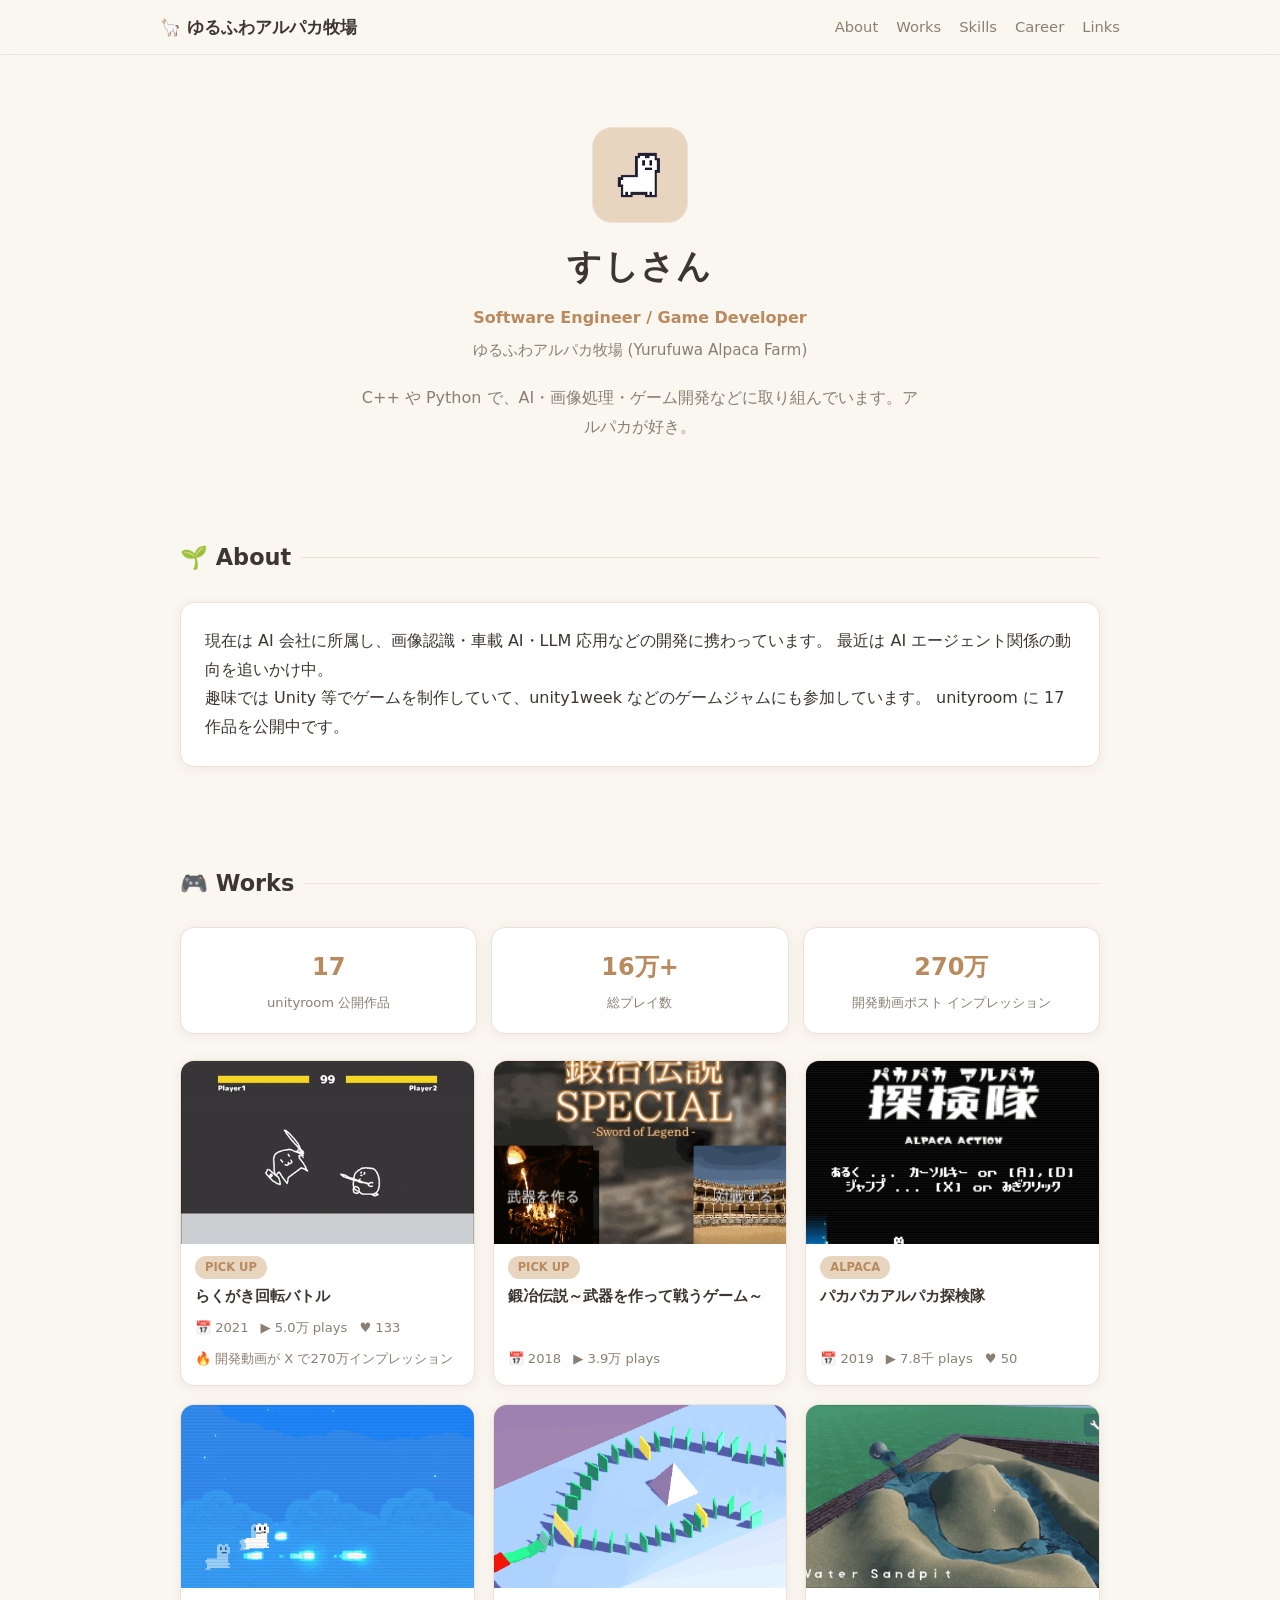
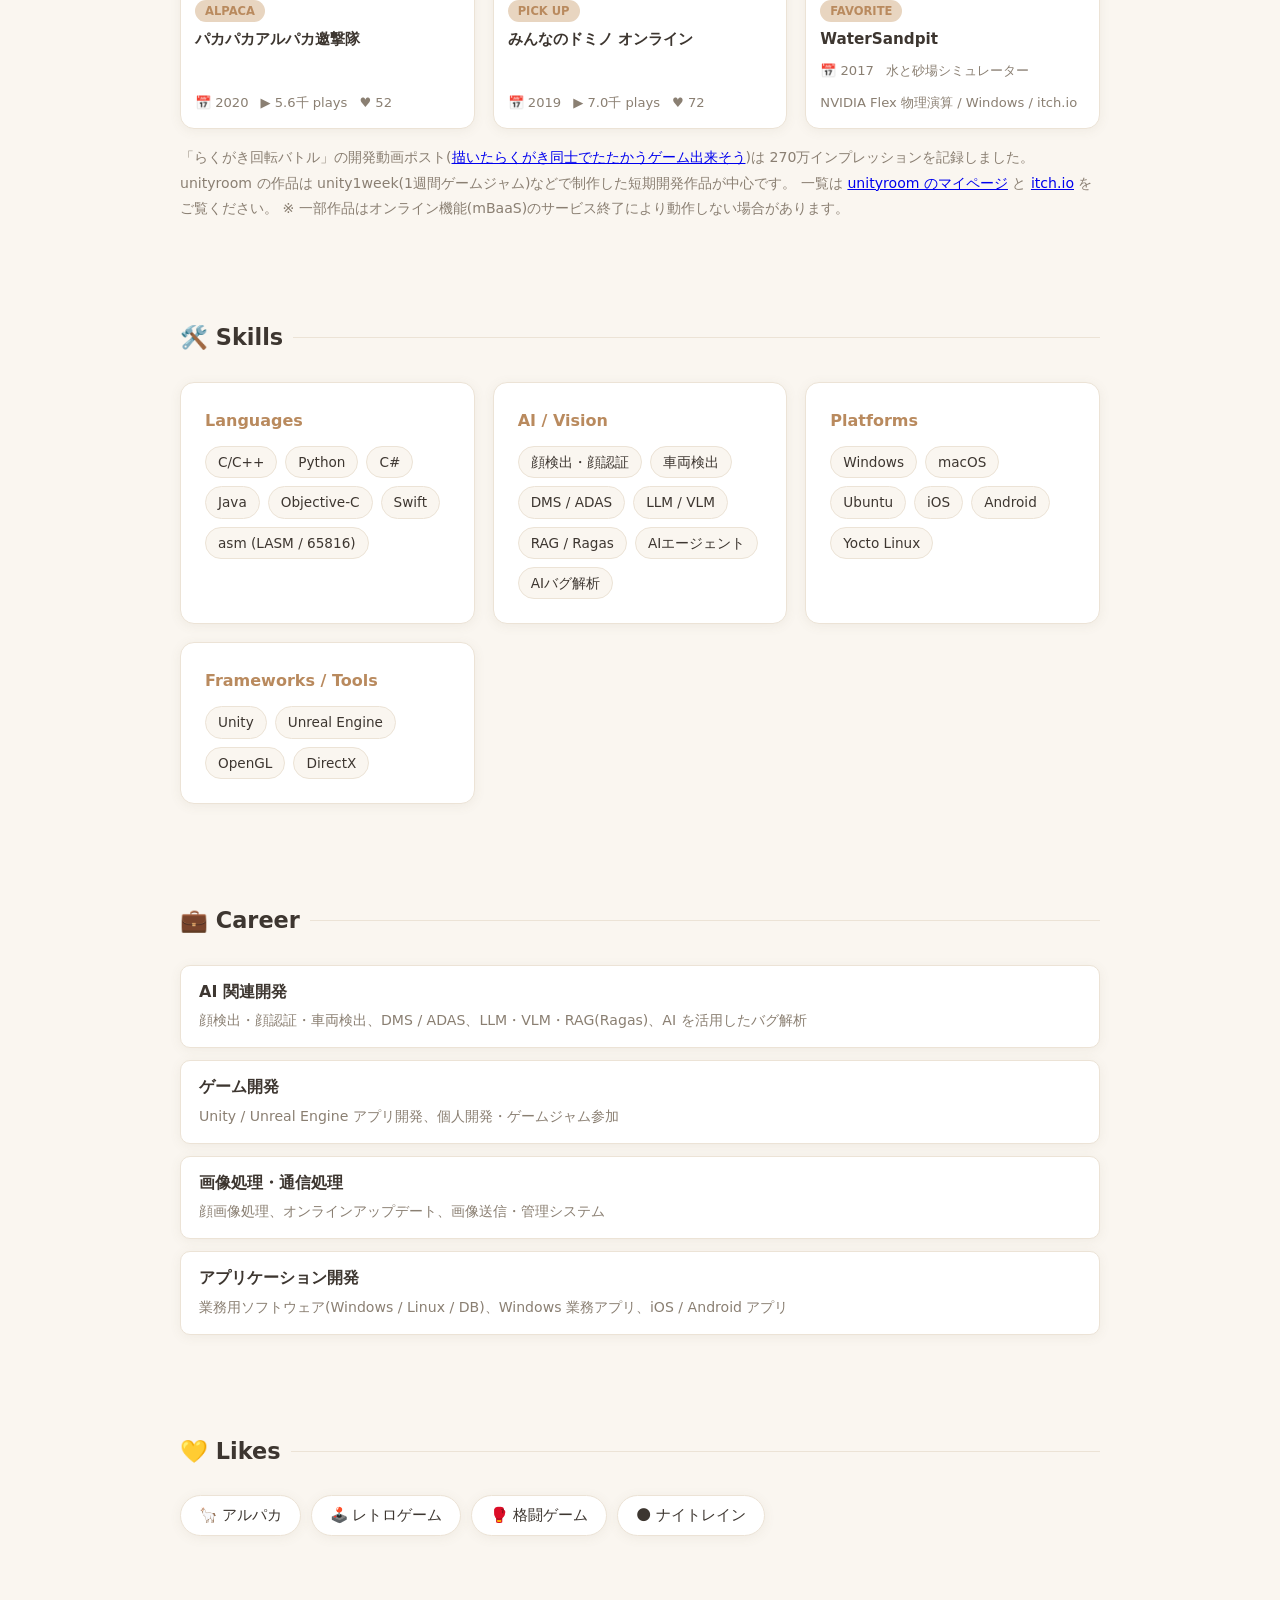
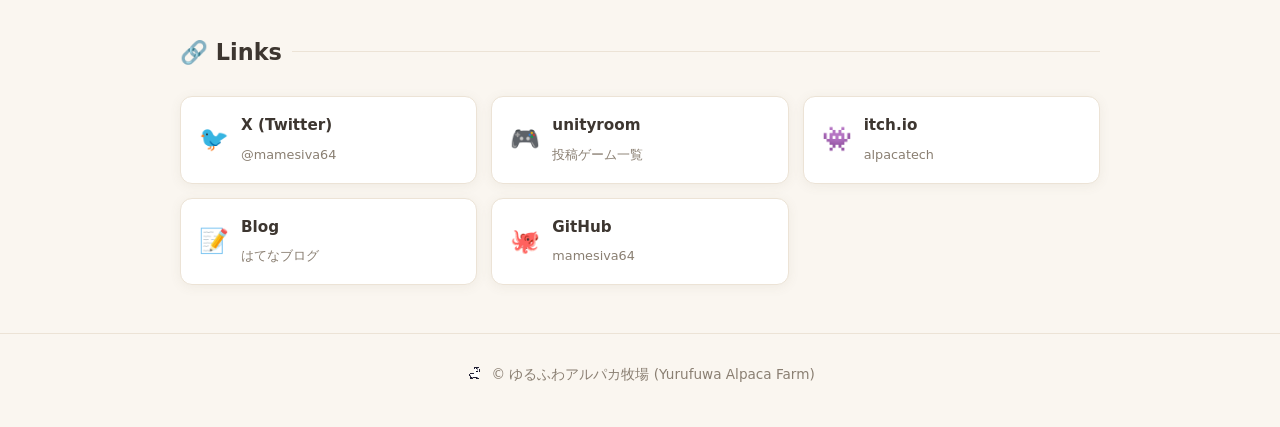
<file: index.html>
<!DOCTYPE html>
<html lang="ja">
<head>
<meta charset="UTF-8">
<meta name="viewport" content="width=device-width, initial-scale=1.0">
<title>すしさん / ゆるふわアルパカ牧場 — Portfolio</title>
<meta name="description" content="すしさん(Yurufuwa Alpaca Farm)のポータルサイト。C++/PythonでAI・画像処理・ゲーム開発。Unityでのゲーム制作物まとめ。">
<link rel="icon" type="image/png" href="assets/icon_v2.png">
<link rel="stylesheet" href="style.css">
</head>
<body>

<header class="site-header">
  <nav class="nav container">
    <a class="brand" href="./">🦙 ゆるふわアルパカ牧場</a>
    <ul>
      <li><a href="#about">About</a></li>
      <li><a href="#works">Works</a></li>
      <li><a href="#skills">Skills</a></li>
      <li><a href="#career">Career</a></li>
      <li><a href="#links">Links</a></li>
    </ul>
  </nav>
</header>

<main class="container">

  <!-- ヒーロー -->
  <div class="hero">
    <img class="avatar" src="assets/icon_v2.png" alt="アルパカのアイコン">
    <h1>すしさん</h1>
    <p class="title">Software Engineer / Game Developer</p>
    <p class="circle-name">ゆるふわアルパカ牧場 (Yurufuwa Alpaca Farm)</p>
    <p class="lead">C++ や Python で、AI・画像処理・ゲーム開発などに取り組んでいます。アルパカが好き。</p>
  </div>

  <!-- プロフィール -->
  <section id="about">
    <h2>🌱 About</h2>
    <div class="card">
      <p>
        現在は AI 会社に所属し、画像認識・車載 AI・LLM 応用などの開発に携わっています。
        最近は AI エージェント関係の動向を追いかけ中。
      </p>
      <p>
        趣味では Unity 等でゲームを制作していて、unity1week などのゲームジャムにも参加しています。
        unityroom に 17 作品を公開中です。
      </p>
    </div>
  </section>

  <!-- 制作物 / 実績 -->
  <section id="works">
    <h2>🎮 Works</h2>

    <div class="stat-row">
      <div class="stat">
        <span class="stat-num">17</span>
        <span class="stat-label">unityroom 公開作品</span>
      </div>
      <div class="stat">
        <span class="stat-num">16万+</span>
        <span class="stat-label">総プレイ数</span>
      </div>
      <div class="stat">
        <span class="stat-num">270万</span>
        <span class="stat-label">開発動画ポスト インプレッション</span>
      </div>
    </div>

    <div class="works-grid featured-compact">
      <a class="work-card" href="https://unityroom.com/games/rakugaki_battle" target="_blank" rel="noopener">
        <img class="thumb" src="assets/rakugaki.gif" alt="らくがき回転バトルの開発動画(らくがきを描いているところ)" loading="lazy">
        <div class="body">
          <span class="badge">PICK UP</span>
          <span class="name">らくがき回転バトル</span>
          <span class="stats"><span>📅 2021</span><span>▶ 5.0万 plays</span><span>♥ 133</span></span>
          <span class="stats"><span>🔥 開発動画が X で270万インプレッション</span></span>
        </div>
      </a>
      <a class="work-card" href="https://unityroom.com/games/blacksmith" target="_blank" rel="noopener">
        <img class="thumb" src="assets/blacksmith.gif" alt="鍛冶伝説のスクリーンショット" loading="lazy">
        <div class="body">
          <span class="badge">PICK UP</span>
          <span class="name">鍛冶伝説～武器を作って戦うゲーム～</span>
          <span class="stats"><span>📅 2018</span><span>▶ 3.9万 plays</span></span>
        </div>
      </a>
      <a class="work-card" href="https://unityroom.com/games/pakapakaalpaca" target="_blank" rel="noopener">
        <img class="thumb" src="assets/pakapaka.gif" alt="パカパカアルパカ探検隊のスクリーンショット" loading="lazy">
        <div class="body">
          <span class="badge">ALPACA</span>
          <span class="name">パカパカアルパカ探検隊</span>
          <span class="stats"><span>📅 2019</span><span>▶ 7.8千 plays</span><span>♥ 50</span></span>
        </div>
      </a>
      <a class="work-card" href="https://unityroom.com/games/alpacadef" target="_blank" rel="noopener">
        <img class="thumb" src="assets/alpacadef.gif" alt="パカパカアルパカ邀撃隊のスクリーンショット" loading="lazy">
        <div class="body">
          <span class="badge">ALPACA</span>
          <span class="name">パカパカアルパカ邀撃隊</span>
          <span class="stats"><span>📅 2020</span><span>▶ 5.6千 plays</span><span>♥ 52</span></span>
        </div>
      </a>
      <a class="work-card" href="https://unityroom.com/games/domino" target="_blank" rel="noopener">
        <img class="thumb" src="assets/domino.gif" alt="みんなのドミノ オンラインのスクリーンショット" loading="lazy">
        <div class="body">
          <span class="badge">PICK UP</span>
          <span class="name">みんなのドミノ オンライン</span>
          <span class="stats"><span>📅 2019</span><span>▶ 7.0千 plays</span><span>♥ 72</span></span>
        </div>
      </a>
      <a class="work-card" href="https://alpacatech.itch.io/watersandpit" target="_blank" rel="noopener">
        <img class="thumb" src="assets/watersandpit.gif" alt="WaterSandpitのプレイ動画(砂山に水が流れるシーン)" loading="lazy">
        <div class="body">
          <span class="badge">FAVORITE</span>
          <span class="name">WaterSandpit</span>
          <span class="stats"><span>📅 2017</span><span>水と砂場シミュレーター</span></span>
          <span class="stats"><span>NVIDIA Flex 物理演算 / Windows / itch.io</span></span>
        </div>
      </a>
    </div>

    <p class="section-note">
      「らくがき回転バトル」の開発動画ポスト(<a href="https://x.com/mamesiva64/status/1364599428888227852" target="_blank" rel="noopener">描いたらくがき同士でたたかうゲーム出来そう</a>)は
      270万インプレッションを記録しました。<br>
      unityroom の作品は unity1week(1週間ゲームジャム)などで制作した短期開発作品が中心です。
      一覧は <a href="https://unityroom.com/users/alpaca" target="_blank" rel="noopener">unityroom のマイページ</a>
      と <a href="https://alpacatech.itch.io/" target="_blank" rel="noopener">itch.io</a> をご覧ください。
      ※ 一部作品はオンライン機能(mBaaS)のサービス終了により動作しない場合があります。
    </p>
  </section>

  <!-- 技術 -->
  <section id="skills">
    <h2>🛠️ Skills</h2>
    <div class="skills-grid">
      <div class="card">
        <h3>Languages</h3>
        <ul class="tags">
          <li>C/C++</li><li>Python</li><li>C#</li><li>Java</li>
          <li>Objective-C</li><li>Swift</li><li>asm (LASM / 65816)</li>
        </ul>
      </div>
      <div class="card">
        <h3>AI / Vision</h3>
        <ul class="tags">
          <li>顔検出・顔認証</li><li>車両検出</li><li>DMS / ADAS</li>
          <li>LLM / VLM</li><li>RAG / Ragas</li><li>AIエージェント</li><li>AIバグ解析</li>
        </ul>
      </div>
      <div class="card">
        <h3>Platforms</h3>
        <ul class="tags">
          <li>Windows</li><li>macOS</li><li>Ubuntu</li>
          <li>iOS</li><li>Android</li><li>Yocto Linux</li>
        </ul>
      </div>
      <div class="card">
        <h3>Frameworks / Tools</h3>
        <ul class="tags">
          <li>Unity</li><li>Unreal Engine</li><li>OpenGL</li>
          <li>DirectX</li>
        </ul>
      </div>
    </div>
  </section>

  <!-- 経歴 -->
  <section id="career">
    <h2>💼 Career</h2>
    <ul class="career-list">
      <li><span class="field">AI 関連開発</span><br>
        <span class="desc">顔検出・顔認証・車両検出、DMS / ADAS、LLM・VLM・RAG(Ragas)、AI を活用したバグ解析</span></li>
      <li><span class="field">ゲーム開発</span><br>
        <span class="desc">Unity / Unreal Engine アプリ開発、個人開発・ゲームジャム参加</span></li>
      <li><span class="field">画像処理・通信処理</span><br>
        <span class="desc">顔画像処理、オンラインアップデート、画像送信・管理システム</span></li>
      <li><span class="field">アプリケーション開発</span><br>
        <span class="desc">業務用ソフトウェア(Windows / Linux / DB)、Windows 業務アプリ、iOS / Android アプリ</span></li>
    </ul>
  </section>

  <!-- 好きなもの -->
  <section id="likes">
    <h2>💛 Likes</h2>
    <ul class="likes">
      <li>🦙 アルパカ</li>
      <li>🕹️ レトロゲーム</li>
      <li>🥊 格闘ゲーム</li>
      <li>🌑 ナイトレイン</li>
    </ul>
  </section>

  <!-- リンク -->
  <section id="links">
    <h2>🔗 Links</h2>
    <div class="links-grid">
      <a class="link-card" href="https://x.com/mamesiva64" target="_blank" rel="noopener">
        <span class="icon">🐦</span>
        <span><span class="label">X (Twitter)</span><br><span class="sub">@mamesiva64</span></span>
      </a>
      <a class="link-card" href="https://unityroom.com/users/alpaca" target="_blank" rel="noopener">
        <span class="icon">🎮</span>
        <span><span class="label">unityroom</span><br><span class="sub">投稿ゲーム一覧</span></span>
      </a>
      <a class="link-card" href="https://alpacatech.itch.io/" target="_blank" rel="noopener">
        <span class="icon">👾</span>
        <span><span class="label">itch.io</span><br><span class="sub">alpacatech</span></span>
      </a>
      <a class="link-card" href="https://alpacatech.hateblo.jp/" target="_blank" rel="noopener">
        <span class="icon">📝</span>
        <span><span class="label">Blog</span><br><span class="sub">はてなブログ</span></span>
      </a>
      <a class="link-card" href="https://github.com/mamesiva64" target="_blank" rel="noopener">
        <span class="icon">🐙</span>
        <span><span class="label">GitHub</span><br><span class="sub">mamesiva64</span></span>
      </a>
    </div>
  </section>

</main>

<footer>
  <p><img class="icon-img" src="assets/icon_v2.png" alt=""> © ゆるふわアルパカ牧場 (Yurufuwa Alpaca Farm)</p>
</footer>

</body>
</html>
</file>
<file: style.css>
:root {
  --bg: #faf6f0;
  --bg-card: #ffffff;
  --text: #3d3630;
  --text-sub: #8a7f72;
  --accent: #b98a5e;
  --accent-soft: #e8d5c0;
  --border: #ece3d6;
  --shadow: 0 2px 12px rgba(120, 100, 75, 0.08);
  --shadow-hover: 0 6px 20px rgba(120, 100, 75, 0.16);
  --radius: 14px;
}

@media (prefers-color-scheme: dark) {
  :root {
    --bg: #211d19;
    --bg-card: #2b2620;
    --text: #ece5db;
    --text-sub: #a89a89;
    --accent: #d4a97b;
    --accent-soft: #4a3d2e;
    --border: #3a332b;
    --shadow: 0 2px 12px rgba(0, 0, 0, 0.3);
    --shadow-hover: 0 6px 20px rgba(0, 0, 0, 0.45);
  }
}

* { margin: 0; padding: 0; box-sizing: border-box; }

html { scroll-behavior: smooth; }

body {
  font-family: "Hiragino Kaku Gothic ProN", "Yu Gothic UI", "Meiryo", system-ui, sans-serif;
  background: var(--bg);
  color: var(--text);
  line-height: 1.8;
}

.container { max-width: 960px; margin: 0 auto; padding: 0 20px; }

/* ---- header / nav ---- */
header.site-header {
  position: sticky; top: 0; z-index: 10;
  background: color-mix(in srgb, var(--bg) 85%, transparent);
  backdrop-filter: blur(8px);
  border-bottom: 1px solid var(--border);
}
.nav {
  display: flex; align-items: center; justify-content: space-between;
  padding: 12px 0;
}
.nav .brand {
  font-weight: 700; text-decoration: none; color: var(--text);
  font-size: 1.05rem;
}
.nav ul { display: flex; gap: 18px; list-style: none; }
.nav a { text-decoration: none; color: var(--text-sub); font-size: 0.92rem; }
.nav a:hover { color: var(--accent); }

/* ---- hero ---- */
.hero { text-align: center; padding: 72px 0 48px; }
.hero .avatar {
  width: 96px; height: 96px; image-rendering: pixelated;
  display: block; margin: 0 auto 14px;
  border-radius: 20px; background: var(--accent-soft);
  padding: 8px; border: 1px solid var(--border);
}
.icon-img {
  width: 20px; height: 20px; image-rendering: pixelated;
  vertical-align: -4px; margin-right: 2px;
}
.hero h1 { font-size: 2.1rem; letter-spacing: 0.04em; }
.hero .title { color: var(--accent); font-weight: 600; margin-top: 6px; }
.hero .circle-name { color: var(--text-sub); font-size: 0.95rem; margin-top: 4px; }
.hero .lead { max-width: 560px; margin: 20px auto 0; color: var(--text-sub); }

/* ---- sections ---- */
section { padding: 48px 0; }
section h2 {
  font-size: 1.4rem; margin-bottom: 24px;
  display: flex; align-items: center; gap: 10px;
}
section h2::after {
  content: ""; flex: 1; height: 1px; background: var(--border);
}
.section-note { color: var(--text-sub); font-size: 0.88rem; margin-top: 16px; }

/* ---- cards ---- */
.card {
  background: var(--bg-card); border: 1px solid var(--border);
  border-radius: var(--radius); box-shadow: var(--shadow);
  padding: 24px;
}

/* ---- works ---- */
.works-grid {
  display: grid; grid-template-columns: repeat(auto-fill, minmax(220px, 1fr));
  gap: 18px;
}
.work-card {
  background: var(--bg-card); border: 1px solid var(--border);
  border-radius: var(--radius); overflow: hidden;
  text-decoration: none; color: var(--text);
  box-shadow: var(--shadow);
  transition: transform 0.15s ease, box-shadow 0.15s ease;
  display: flex; flex-direction: column;
}
.work-card:hover { transform: translateY(-3px); box-shadow: var(--shadow-hover); }
.work-card .thumb {
  aspect-ratio: 16 / 10; width: 100%; object-fit: cover;
  background: var(--accent-soft); display: block;
}
.work-card .thumb-fallback {
  aspect-ratio: 16 / 10; display: flex; align-items: center; justify-content: center;
  font-size: 2.2rem; background: var(--accent-soft);
}
.work-card .body { padding: 12px 14px 14px; flex: 1; display: flex; flex-direction: column; }
.work-card .name { font-weight: 700; font-size: 0.95rem; line-height: 1.5; }
.work-card .stats {
  margin-top: auto; padding-top: 8px;
  color: var(--text-sub); font-size: 0.82rem; display: flex; gap: 12px;
}
.stat-row {
  display: grid; grid-template-columns: repeat(auto-fit, minmax(180px, 1fr));
  gap: 14px; margin-bottom: 26px;
}
.stat {
  background: var(--bg-card); border: 1px solid var(--border);
  border-radius: var(--radius); box-shadow: var(--shadow);
  padding: 18px 12px; text-align: center;
  display: flex; flex-direction: column; gap: 2px;
}
.stat-num { font-size: 1.5rem; font-weight: 700; color: var(--accent); }
.stat-label { font-size: 0.82rem; color: var(--text-sub); }
.thumb-tbd {
  aspect-ratio: 16 / 10; display: flex; align-items: center; justify-content: center;
  background: var(--bg); border-bottom: 1px dashed var(--border);
  color: var(--text-sub); font-size: 0.85rem; letter-spacing: 0.06em;
}
.badge {
  display: inline-block; background: var(--accent-soft); color: var(--accent);
  font-size: 0.72rem; font-weight: 700; border-radius: 999px;
  padding: 1px 10px; margin-bottom: 6px; align-self: flex-start;
}
.featured { margin-bottom: 26px; }
.featured .works-grid { grid-template-columns: repeat(auto-fill, minmax(260px, 1fr)); }

/* ---- skills ---- */
.skills-grid {
  display: grid; grid-template-columns: repeat(auto-fit, minmax(260px, 1fr));
  gap: 18px;
}
.skills-grid h3 { font-size: 1rem; margin-bottom: 10px; color: var(--accent); }
.tags { display: flex; flex-wrap: wrap; gap: 8px; list-style: none; }
.tags li {
  background: var(--bg); border: 1px solid var(--border);
  border-radius: 999px; padding: 3px 12px; font-size: 0.85rem;
}

/* ---- career ---- */
.career-list { list-style: none; display: grid; gap: 12px; }
.career-list li {
  background: var(--bg-card); border: 1px solid var(--border);
  border-radius: 10px; padding: 12px 18px; box-shadow: var(--shadow);
}
.career-list .field { font-weight: 700; }
.career-list .desc { color: var(--text-sub); font-size: 0.88rem; }
.more-link {
  display: inline-block; margin-top: 18px; color: var(--accent);
  font-weight: 600; text-decoration: none;
}
.more-link:hover { text-decoration: underline; }

/* ---- links ---- */
.links-grid {
  display: grid; grid-template-columns: repeat(auto-fill, minmax(240px, 1fr));
  gap: 14px;
}
.link-card {
  display: flex; align-items: center; gap: 12px;
  background: var(--bg-card); border: 1px solid var(--border);
  border-radius: 12px; padding: 14px 18px;
  text-decoration: none; color: var(--text); box-shadow: var(--shadow);
  transition: transform 0.15s ease, box-shadow 0.15s ease;
}
.link-card:hover { transform: translateY(-2px); box-shadow: var(--shadow-hover); }
.link-card .icon { font-size: 1.5rem; }
.link-card .label { font-weight: 700; font-size: 0.95rem; }
.link-card .sub { color: var(--text-sub); font-size: 0.8rem; }

/* ---- likes ---- */
.likes { display: flex; flex-wrap: wrap; gap: 10px; list-style: none; }
.likes li {
  background: var(--bg-card); border: 1px solid var(--border);
  border-radius: 999px; padding: 6px 18px; box-shadow: var(--shadow);
  font-size: 0.92rem;
}

/* ---- footer ---- */
footer {
  border-top: 1px solid var(--border);
  padding: 28px 0 40px; text-align: center;
  color: var(--text-sub); font-size: 0.85rem;
}

@media (max-width: 600px) {
  .hero { padding: 48px 0 32px; }
  .hero h1 { font-size: 1.7rem; }
  .nav ul { gap: 12px; }
  .nav a { font-size: 0.82rem; }
  .featured-compact { grid-template-columns: repeat(2, 1fr); gap: 12px; }
  .work-card .body { padding: 10px 10px 12px; }
  .work-card .name { font-size: 0.85rem; }
  .work-card .stats { font-size: 0.75rem; gap: 8px; flex-wrap: wrap; }
}
</file>
